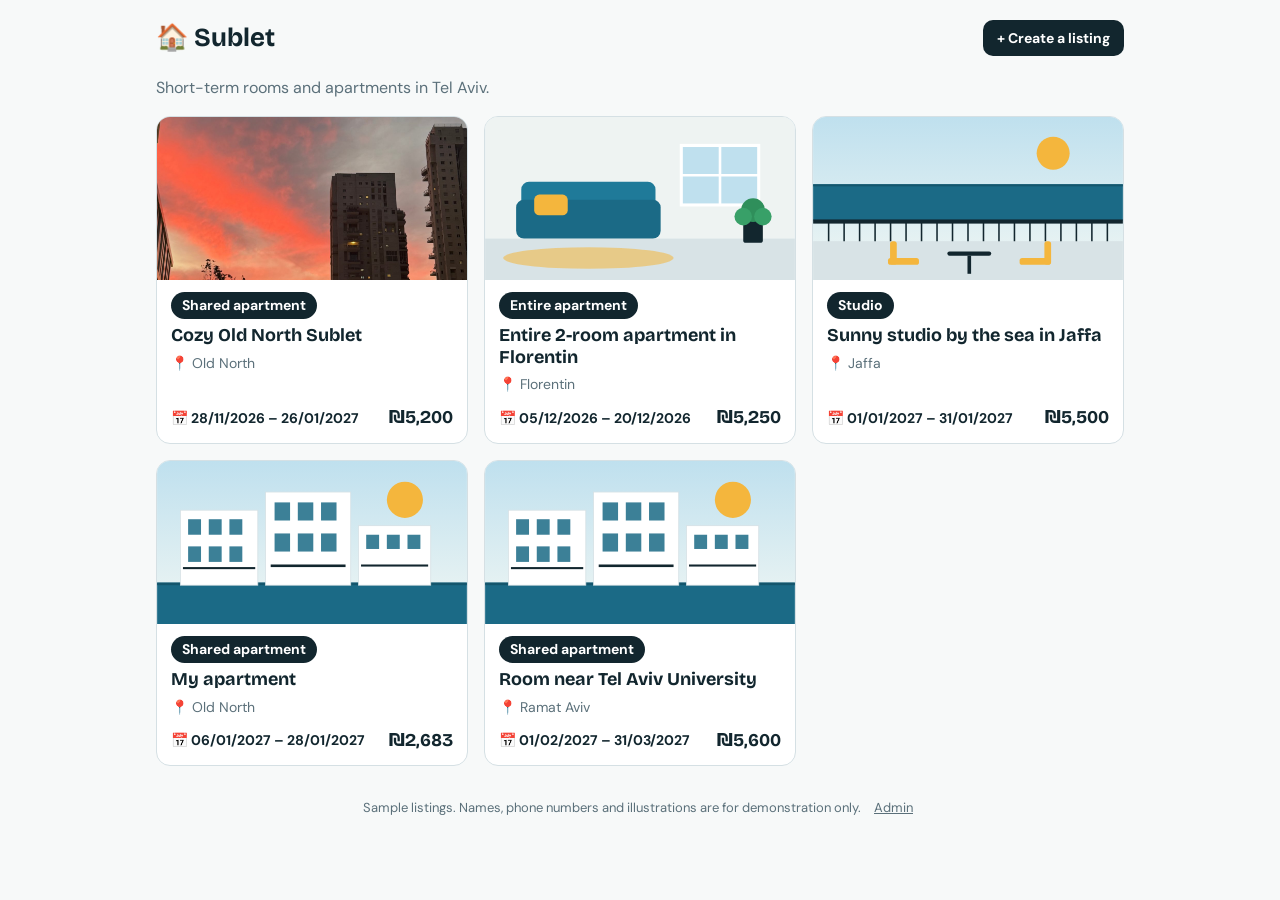
<file: index.html>
<!DOCTYPE html>
<html lang="en">
<head>
<meta charset="utf-8">
<meta name="viewport" content="width=device-width, initial-scale=1, viewport-fit=cover">
<title>Sublet · Short-term rentals in Tel Aviv</title>
<meta name="description" content="Sublets and short-term rooms in Tel Aviv.">
<meta property="og:type" content="website">
<meta property="og:title" content="Sublet · Short-term rentals in Tel Aviv">
<meta property="og:description" content="Sublets and short-term rooms in Tel Aviv.">
<meta property="og:url" content="https://meraryz.github.io/sublet/">
<meta property="og:site_name" content="Sublet">
<meta property="og:image" content="https://meraryz.github.io/sublet/og/home.jpg">
<meta property="og:image:type" content="image/jpeg">
<meta property="og:image:width" content="1200">
<meta property="og:image:height" content="630">
<meta name="twitter:card" content="summary_large_image">
<link rel="preconnect" href="https://fonts.googleapis.com">
<link rel="preconnect" href="https://fonts.gstatic.com" crossorigin>
<link href="https://fonts.googleapis.com/css2?family=Bricolage+Grotesque:wght@600;700&family=DM+Sans:wght@400;500;700&display=swap" rel="stylesheet">
<link rel="stylesheet" href="style.css">
</head>
<body>
<div class="site">
  <header class="top">
    <a class="brand" href="./">🏠 Sublet</a>
    <a class="btn dark small" href="create.html">+ Create a listing</a>
  </header>
  <p class="lead">Short-term rooms and apartments in Tel Aviv.</p>

  <!-- Admin view: sign in with the ADMIN_PASSWORD (server/publish.gs) to edit or delete listings. -->
  <form class="adminbar" id="login" hidden>
    <label class="f">Admin password<input name="password" type="password" autocomplete="current-password" required></label>
    <button class="btn dark small" type="submit">Sign in</button>
    <button class="btn alt small" type="button" id="loginCancel">Cancel</button>
    <p class="err" id="loginErr" role="alert" hidden></p>
  </form>
  <div class="adminbar on" id="adminOn" hidden>
    <strong>Admin view</strong>
    <span>Changes go live about 2 minutes after saving.</span>
    <button class="btn alt small" type="button" id="logout">Exit admin</button>
  </div>

  <div class="grid" id="grid"></div>

  <p class="foot">Sample listings. Names, phone numbers and illustrations are for demonstration only.
    <button class="linkbtn" type="button" id="adminBtn">Admin</button></p>
</div>

<!-- Edit a listing (admin). Lists are one item per line. -->
<dialog class="editor" id="editor">
  <form id="editForm" method="dialog">
    <h2 id="editTitle">Edit listing</h2>
    <fieldset>
      <legend>Listing</legend>
      <label class="f full">Title<input name="title" required></label>
      <label class="f">Type<input name="type" placeholder="e.g. Shared apartment"></label>
      <label class="f">Neighborhood<input name="neighborhood" required></label>
      <label class="f full">Address<input name="address"></label>
      <label class="f">From<input name="from" type="date" required></label>
      <label class="f">Until<input name="to" type="date" required></label>
    </fieldset>
    <fieldset>
      <legend>Price (₪)</legend>
      <label class="f">Total<input name="total" type="number" min="1" required></label>
      <label class="f">Per month<input name="perMonth" type="number" min="0"></label>
      <label class="f">Per night<input name="perNight" type="number" min="0"></label>
      <label class="check"><input name="billsIncluded" type="checkbox"> Bills included</label>
    </fieldset>
    <fieldset>
      <legend>Details <small>one per line</small></legend>
      <label class="f full">Description <small>blank line between paragraphs</small><textarea name="description" rows="4"></textarea></label>
      <label class="f">The place<textarea name="place" rows="4"></textarea></label>
      <label class="f">Looking for<textarea name="lookingFor" rows="4"></textarea></label>
      <label class="f">Private<textarea name="private" rows="4"></textarea></label>
      <label class="f">Shared<textarea name="shared" rows="4"></textarea></label>
      <label class="f full">Nearby<textarea name="nearby" rows="3"></textarea></label>
    </fieldset>
    <fieldset>
      <legend>Contact</legend>
      <label class="f full">Name<input name="name" required></label>
      <label class="f">WhatsApp number <small>with country code</small><input name="phone" type="tel" placeholder="e.g. 972501234567"></label>
      <label class="f">Facebook username<input name="messenger" autocapitalize="off" spellcheck="false"></label>
    </fieldset>
    <p class="err" id="editErr" role="alert" hidden></p>
    <div class="actions">
      <button class="btn dark" type="submit" id="saveBtn">Save</button>
      <button class="btn alt" type="button" id="editCancel">Cancel</button>
    </div>
  </form>
</dialog>
<div class="toast" role="status" id="toast"></div>

<script src="listing.js"></script>
<script>
  const grid = document.getElementById('grid');
  const { esc, money, dates } = Sublet;

  let listings = [];
  let password = '';
  try { password = sessionStorage.getItem('adminPassword') || ''; } catch (e) {}

  // One card per listing, soonest move-in first. In admin view each card gets Edit / Delete.
  function card(l) {
    const photo = l.photos?.[0]?.src || 'photos/building.svg';
    const tools = password ? `
      <div class="tools">
        <button class="btn alt small" type="button" data-edit="${esc(l.id)}">Edit</button>
        <button class="btn alt small del" type="button" data-del="${esc(l.id)}">Delete</button>
      </div>` : '';
    return `<div class="cardw">
      <a class="card" href="${encodeURIComponent(l.id)}/">
        <img src="${esc(photo)}" alt="" loading="lazy">
        <div class="cb">
          <div class="cl"><span class="chip dark">${esc(l.type)}</span></div>
          <h2>${esc(l.title)}</h2>
          <span class="where">📍 ${esc(l.neighborhood)}</span>
          <div class="row">
            <span class="when">📅 ${dates(l)}</span>
            <strong>${money(l.price.total)}</strong>
          </div>
        </div>
      </a>${tools}</div>`;
  }

  function draw() {
    listings.sort((a, b) => a.from.localeCompare(b.from));
    grid.innerHTML = listings.map(card).join('') || '<p class="msg">No listings yet.</p>';
    document.getElementById('adminOn').hidden = !password;
    document.getElementById('adminBtn').hidden = !!password;
  }

  Sublet.loadListings().then(data => { listings = data; draw(); }).catch(() => Sublet.loadError(grid));

  // ================= Admin view =================
  const $ = id => document.getElementById(id);
  const toast = $('toast');
  const say = text => {
    toast.textContent = text;
    toast.classList.add('show');
    setTimeout(() => toast.classList.remove('show'), 3000);
  };
  const remember = p => { password = p; try { p ? sessionStorage.setItem('adminPassword', p) : sessionStorage.removeItem('adminPassword'); } catch (e) {} };
  const showErr = (el, err) => { el.textContent = err.message || 'No connection, try again.'; el.hidden = false; };

  $('adminBtn').addEventListener('click', () => { $('login').hidden = false; $('login').password.focus(); });
  $('loginCancel').addEventListener('click', () => { $('login').hidden = true; });
  $('login').addEventListener('submit', async e => {
    e.preventDefault();
    const form = e.target, btn = form.querySelector('[type=submit]');
    btn.disabled = true; $('loginErr').hidden = true;
    try {
      await Sublet.post({ action: 'login', password: form.password.value });
      remember(form.password.value);
      form.reset(); form.hidden = true;
      draw();
    } catch (err) { showErr($('loginErr'), err); }
    btn.disabled = false;
  });
  $('logout').addEventListener('click', () => { remember(''); draw(); });

  // The server says "Wrong password" if it was changed meanwhile: sign out.
  async function adminPost(data) {
    try { return await Sublet.post({ ...data, password }); }
    catch (err) { if (err.message === 'Wrong password.') { remember(''); draw(); } throw err; }
  }

  // ---- Delete (tap twice) ----
  grid.addEventListener('click', async e => {
    const b = e.target.closest('[data-del]');
    if (!b) return;
    if (!b.dataset.sure) {
      b.dataset.sure = '1'; b.textContent = 'Tap again to delete';
      setTimeout(() => { if (b.isConnected && !b.disabled) { delete b.dataset.sure; b.textContent = 'Delete'; } }, 3000);
      return;
    }
    b.disabled = true; b.textContent = 'Deleting…';
    try {
      await adminPost({ action: 'delete', id: b.dataset.del });
      listings = listings.filter(l => l.id !== b.dataset.del);
      draw(); say('Deleted. Gone from the site in about 2 minutes.');
    } catch (err) {
      b.disabled = false; delete b.dataset.sure; b.textContent = 'Delete';
      say(`Couldn't delete: ${err.message || 'no connection'}`);
    }
  });

  // ---- Edit ----
  const ef = $('editForm');
  const lines = text => text.split('\n').map(s => s.trim()).filter(Boolean);
  let editing = null;

  grid.addEventListener('click', e => {
    const b = e.target.closest('[data-edit]');
    if (!b) return;
    editing = listings.find(l => l.id === b.dataset.edit);
    const l = editing, p = l.price || {}, c = l.contact || {};
    const values = {
      title: l.title, type: l.type, neighborhood: l.neighborhood, address: l.address, from: l.from, to: l.to,
      total: p.total, perMonth: p.perMonth, perNight: p.perNight,
      description: (l.description || []).join('\n\n'), place: (l.place || []).join('\n'), lookingFor: (l.lookingFor || []).join('\n'),
      private: (l.included?.private || []).join('\n'), shared: (l.included?.shared || []).join('\n'), nearby: (l.nearby || []).join('\n'),
      name: c.name, phone: c.phone, messenger: c.messenger,
    };
    for (const [k, v] of Object.entries(values)) ef[k].value = v ?? '';
    ef.billsIncluded.checked = !!p.billsIncluded;
    $('editTitle').textContent = `Edit: ${l.title}`;
    $('editErr').hidden = true;
    $('editor').showModal();
  });
  $('editCancel').addEventListener('click', () => $('editor').close());

  ef.addEventListener('submit', async e => {
    e.preventDefault();
    const btn = $('saveBtn');
    const listing = {
      ...editing,
      title: ef.title.value, type: ef.type.value, neighborhood: ef.neighborhood.value, address: ef.address.value,
      from: ef.from.value, to: ef.to.value,
      price: { total: Number(ef.total.value), perMonth: Number(ef.perMonth.value) || undefined,
               perNight: Number(ef.perNight.value) || undefined, billsIncluded: ef.billsIncluded.checked },
      description: ef.description.value.split(/\n\s*\n/).map(s => s.trim()).filter(Boolean),
      place: lines(ef.place.value), lookingFor: lines(ef.lookingFor.value), nearby: lines(ef.nearby.value),
      included: { private: lines(ef.private.value), shared: lines(ef.shared.value) },
      contact: { name: ef.name.value, phone: ef.phone.value.replace(/\D/g, ''), messenger: ef.messenger.value.trim().replace(/^@/, '') },
    };
    btn.disabled = true; btn.textContent = 'Saving…'; $('editErr').hidden = true;
    try {
      const result = await adminPost({ action: 'update', id: editing.id, listing });
      listings = listings.map(l => l.id === editing.id ? result.listing : l);
      $('editor').close(); draw();
      say('Saved. Live on the site in about 2 minutes.');
    } catch (err) { showErr($('editErr'), err); }
    btn.disabled = false; btn.textContent = 'Save';
  });
</script>
</body>
</html>
</file>
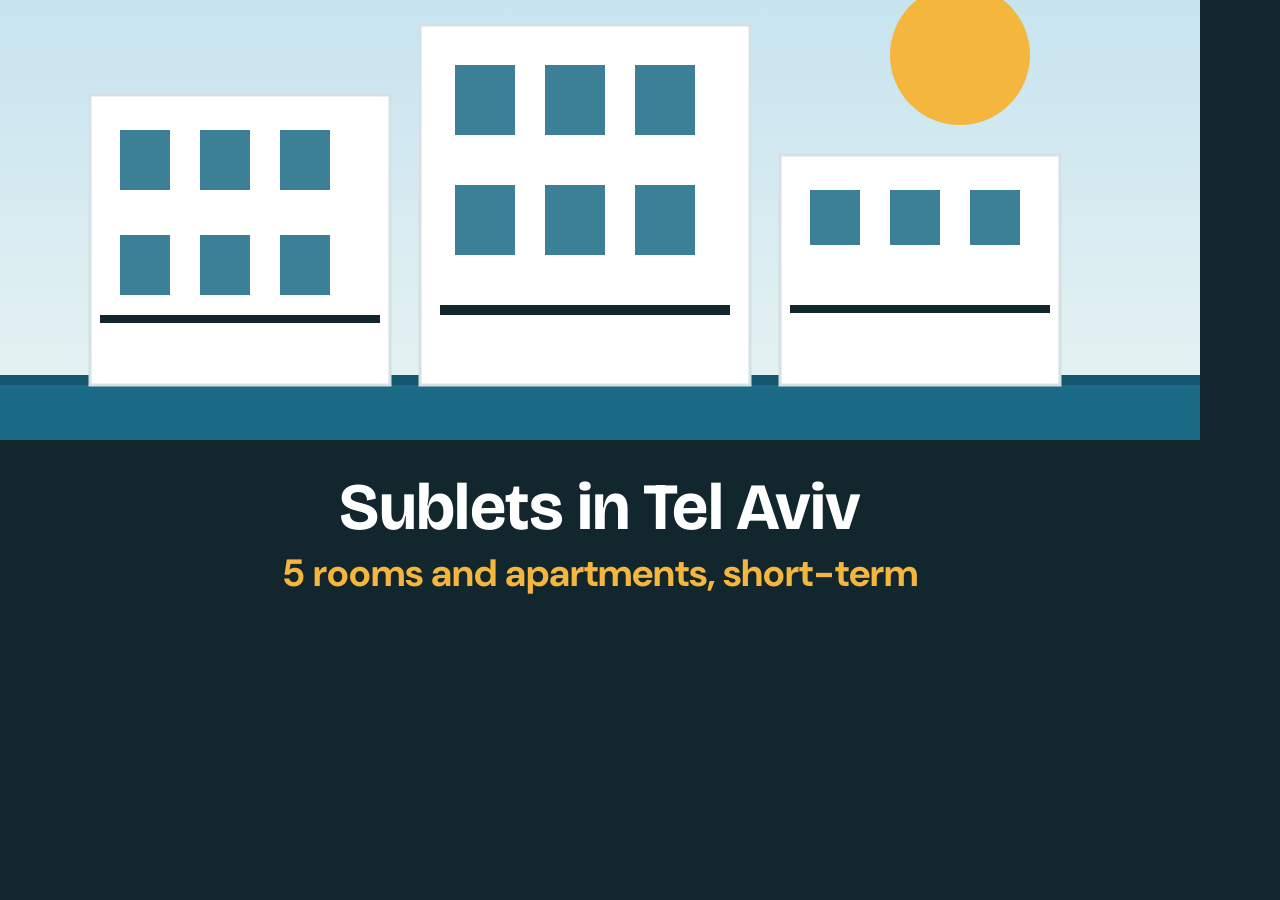
<file: card.html>
<!DOCTYPE html>
<html lang="en">
<head>
<meta charset="utf-8">
<title>Preview image</title>
<!-- The WhatsApp preview image (1200x630). build.js takes a screenshot of this page for every listing.
     Open card.html?id=florentin to see one; card.html with no id is the image for the home page. -->
<link href="https://fonts.googleapis.com/css2?family=Bricolage+Grotesque:wght@700&family=DM+Sans:wght@700&display=swap" rel="stylesheet">
<style>
  html,body{margin:0;width:1200px;height:630px;overflow:hidden;background:#12262e}
  .card{position:relative;width:1200px;height:630px;display:flex;flex-direction:column}
  .photo{flex:1;min-height:0;background:#e4f0f4 center/cover no-repeat}
  .band{height:190px;background:#12262e;color:#fff;padding:0 60px;display:flex;flex-direction:column;justify-content:center;align-items:center;text-align:center;gap:12px}
  /* Text is centered so it still reads when WhatsApp crops the image to a center square. */
  .big{max-width:100%;font:700 66px/1 'Bricolage Grotesque',system-ui,sans-serif;letter-spacing:-.01em;font-variant-numeric:tabular-nums;white-space:nowrap;overflow:hidden;text-overflow:ellipsis}
  .small{max-width:100%;font:700 38px/1.1 'DM Sans',system-ui,sans-serif;color:#f4b63d;white-space:nowrap;overflow:hidden;text-overflow:ellipsis}
  .tag{position:absolute;top:36px;left:50%;transform:translateX(-50%);background:rgba(18,38,46,.85);color:#fff;border-radius:999px;padding:10px 24px;font:700 30px/1 'DM Sans',system-ui,sans-serif}
</style>
</head>
<body>
<div class="card">
  <div class="photo" id="photo"></div>
  <span class="tag" id="tag" hidden></span>
  <div class="band"><div class="big" id="big"></div><div class="small" id="small"></div></div>
</div>
<script src="listing.js"></script>
<script>
  const id = new URLSearchParams(location.search).get('id');
  const $ = s => document.getElementById(s);

  Sublet.loadListings().then(listings => {
    const l = listings.find(x => x.id === id);
    if (l) {
      // Listing image: cover photo, type tag, then dates and price on the dark band.
      $('photo').style.backgroundImage = `url("${l.photos?.[0]?.src || 'photos/building.svg'}")`;
      $('tag').textContent = l.type;
      $('tag').hidden = !l.type;
      // Short dates: 05/12 – 20/12/2026 (the year once, when both dates are in the same year)
      const [from, to] = [l.from, l.to].map(d => d.split('-').reverse());
      $('big').textContent = from[2] === to[2]
        ? `${from[0]}/${from[1]} – ${to.join('/')}` : `${from.join('/')} – ${to.join('/')}`;
      $('small').textContent = [`${Sublet.money(l.price.total)} total`, l.neighborhood].filter(Boolean).join('  ·  ');
    } else {
      // Home page image
      $('photo').style.backgroundImage = 'url("photos/building.svg")';
      $('big').textContent = 'Sublets in Tel Aviv';
      $('small').textContent = `${listings.length} rooms and apartments, short-term`;
    }
  });
</script>
</body>
</html>
</file>
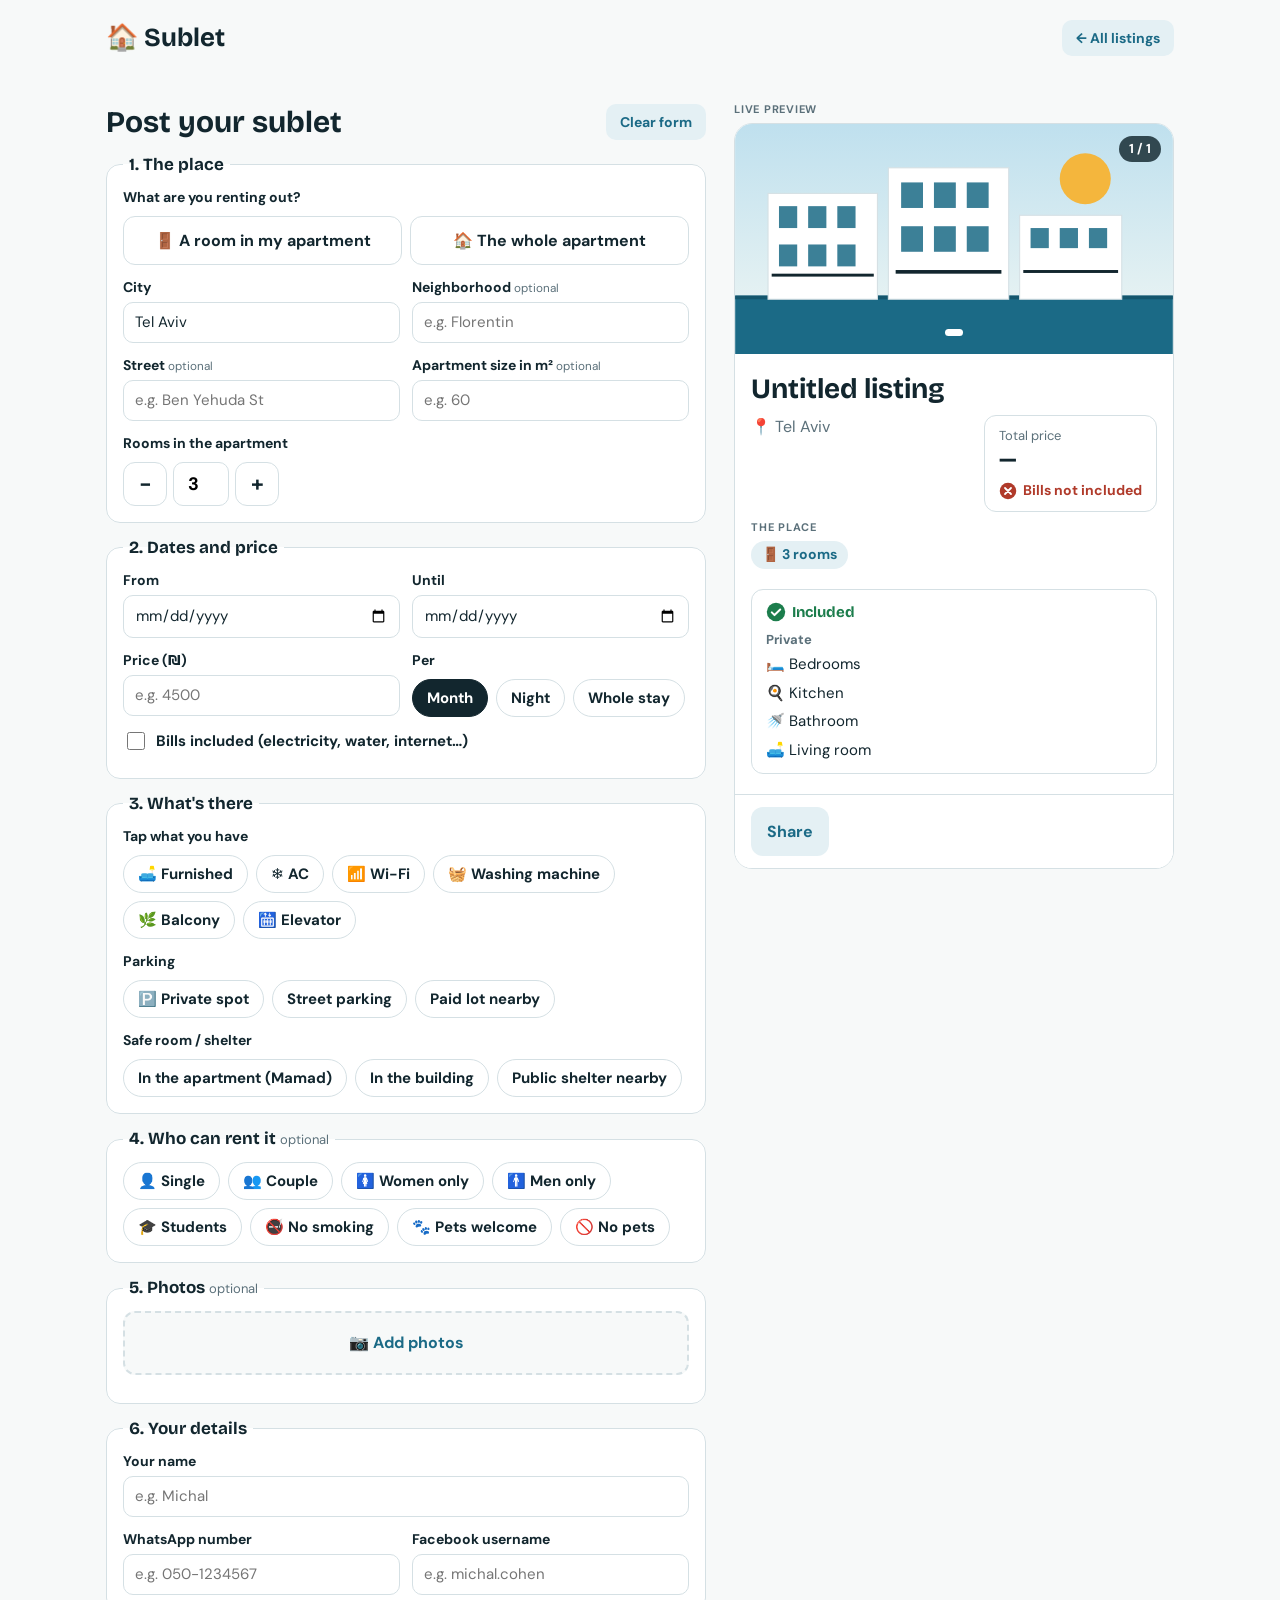
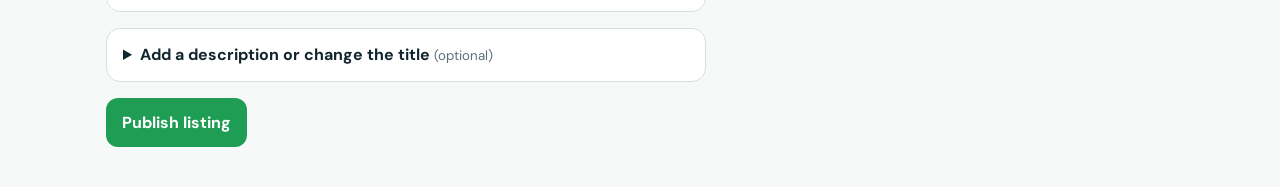
<file: create.html>
<!DOCTYPE html>
<html lang="en">
<head>
<meta charset="utf-8">
<meta name="viewport" content="width=device-width, initial-scale=1, viewport-fit=cover">
<title>Create a listing · Sublet</title>
<link rel="preconnect" href="https://fonts.googleapis.com">
<link rel="preconnect" href="https://fonts.gstatic.com" crossorigin>
<link href="https://fonts.googleapis.com/css2?family=Bricolage+Grotesque:wght@600;700&family=DM+Sans:wght@400;500;700&display=swap" rel="stylesheet">
<link rel="stylesheet" href="style.css">
</head>
<body>
<div class="create">
  <header class="top">
    <a class="brand" href="./">🏠 Sublet</a>
    <a class="btn alt small" href="./">← All listings</a>
  </header>

  <div>
    <div class="ctop">
      <h1 class="ctitle">Post your sublet</h1>
      <button class="btn alt small" type="button" id="clear">Clear form</button>
    </div>

    <!-- The tap options (amenities, parking...) are lists in the script below: edit them there. -->
    <form id="form" novalidate>
      <fieldset>
        <legend>1. The place</legend>
        <div class="q full"><span class="ql" id="q-type">What are you renting out?</span>
          <div class="opts big" id="o-type" role="group" aria-labelledby="q-type"></div></div>
        <label class="f">City<input name="city" value="Tel Aviv" placeholder="e.g. Tel Aviv"></label>
        <label class="f"><span>Neighborhood <small>optional</small></span><input name="hood" placeholder="e.g. Florentin"></label>
        <label class="f"><span>Street <small>optional</small></span><input name="street" placeholder="e.g. Ben Yehuda St"></label>
        <label class="f"><span>Apartment size in m² <small>optional</small></span><input name="size" type="number" min="0" inputmode="numeric" placeholder="e.g. 60"></label>
        <div class="q" id="q-rooms"><span class="ql">Rooms in the apartment</span>
          <div class="step"><button type="button" data-step="rooms" data-d="-0.5" aria-label="Fewer rooms">−</button><input name="rooms" type="number" min="1" max="9" step="0.5" value="3" inputmode="decimal" aria-label="Rooms"><button type="button" data-step="rooms" data-d="0.5" aria-label="More rooms">+</button></div></div>
        <div class="q" id="q-others"><span class="ql">Other people living there</span>
          <div class="step"><button type="button" data-step="others" data-d="-1" aria-label="Fewer people">−</button><input name="others" type="number" min="0" max="9" value="1" inputmode="numeric" aria-label="Other people"><button type="button" data-step="others" data-d="1" aria-label="More people">+</button></div></div>
        <label class="f" id="q-roomSize"><span>Room size in m² <small>optional</small></span><input name="roomSize" type="number" min="0" inputmode="numeric" placeholder="e.g. 12"></label>
      </fieldset>

      <fieldset>
        <legend>2. Dates and price</legend>
        <label class="f">From<input name="from" type="date" required></label>
        <label class="f">Until<input name="to" type="date" required></label>
        <label class="f">Price (₪)<input name="price" type="number" min="1" inputmode="numeric" required placeholder="e.g. 4500"></label>
        <div class="q"><span class="ql" id="q-unit">Per</span>
          <div class="opts" id="o-unit" role="group" aria-labelledby="q-unit"></div></div>
        <p class="total full" id="total" aria-live="polite"></p>
        <label class="check full"><input name="bills" type="checkbox" value="yes"> Bills included (electricity, water, internet…)</label>
      </fieldset>

      <fieldset>
        <legend>3. What's there</legend>
        <div class="q full" id="q-bath"><span class="ql" id="l-bath">Bathroom</span>
          <div class="opts" id="o-bath" role="group" aria-labelledby="l-bath"></div></div>
        <div class="q full"><span class="ql" id="l-amen">Tap what you have</span>
          <div class="opts" id="o-amen" role="group" aria-labelledby="l-amen"></div></div>
        <div class="q full" id="q-mine" hidden><span class="ql" id="l-mine">Which of these are just for the renter?</span>
          <div class="opts" id="o-mine" role="group" aria-labelledby="l-mine"></div></div>
        <div class="q full"><span class="ql" id="l-parking">Parking</span>
          <div class="opts" id="o-parking" role="group" aria-labelledby="l-parking"></div></div>
        <div class="q full"><span class="ql" id="l-shelter">Safe room / shelter</span>
          <div class="opts" id="o-shelter" role="group" aria-labelledby="l-shelter"></div></div>
      </fieldset>

      <fieldset>
        <legend>4. Who can rent it <small>optional</small></legend>
        <div class="q full"><div class="opts" id="o-who" role="group" aria-label="Who can rent it"></div></div>
      </fieldset>

      <fieldset>
        <legend>5. Photos <small>optional</small></legend>
        <label class="pickbtn full"><input id="pick" type="file" accept="image/*" multiple>📷 Add photos</label>
        <ul class="pics" id="pics"></ul>
      </fieldset>

      <fieldset>
        <legend>6. Your details</legend>
        <label class="f full">Your name<input name="name" required placeholder="e.g. Michal" autocomplete="given-name"></label>
        <label class="f">WhatsApp number<input name="phone" type="tel" placeholder="e.g. 050-1234567" autocomplete="tel"></label>
        <label class="f">Facebook username<input name="messenger" placeholder="e.g. michal.cohen" autocapitalize="off" autocorrect="off" spellcheck="false"></label>
      </fieldset>

      <details class="more">
        <summary>Add a description or change the title <small>(optional)</small></summary>
        <div class="moreb">
          <label class="f">Title<input name="title" id="titleInput"></label>
          <label class="f">Description<textarea name="description" rows="4" placeholder="e.g. Quiet room, 5 minutes from the beach. My flatmate is a nice guy who works from home."></textarea></label>
        </div>
      </details>

      <!-- Spam trap: hidden from people; bots fill it in and their post is ignored. -->
      <label class="hp" aria-hidden="true">Leave empty<input name="trap" tabindex="-1" autocomplete="off"></label>

      <p class="pubmsg" id="pubError" role="alert" hidden></p>
      <div class="actions">
        <button class="btn main" type="submit" id="submitBtn">Publish listing</button>
      </div>
    </form>

    <!-- Shown after publishing -->
    <section class="done" id="published" hidden>
      <h2 id="pubTitle"></h2>
      <p id="pubText"></p>
      <p class="link" id="pubLinkRow" hidden><a id="pubLink" href="#"></a></p>
      <div class="actions">
        <a class="btn main" id="pubShare" target="_blank" rel="noopener" hidden>Share on WhatsApp</a>
        <button class="btn alt" type="button" id="another">Post another</button>
      </div>
    </section>

    <!-- Fallback when PUBLISH_URL isn't set: add the data to listings.json by hand. -->
    <section class="done" id="done" hidden>
      <h2>Your listing is ready 🎉</h2>
      <ol>
        <li>Copy the listing data below.</li>
        <li>Paste it into <code>listings.json</code>, inside the <code>[ ]</code>, with a comma after the listing before it.</li>
        <li id="photoStep">Put your photos in <code></code>.</li>
        <li>Commit and push. It goes live at <code id="liveUrl"></code>.</li>
      </ol>
      <div class="actions" style="margin-bottom:12px"><button class="btn dark small" type="button" id="copy">Copy listing data</button></div>
      <pre id="json"></pre>
    </section>
  </div>

  <aside class="pv">
    <h3 class="gl">Live preview</h3>
    <div class="frame" id="preview"></div>
  </aside>
</div>

<script src="listing.js"></script>
<script>
  // ================= Where "Publish listing" sends the listing =================
  // The Google Apps Script web app URL (see server/README.md). Leave empty to get the
  // listing data to add to listings.json by hand instead.
  const PUBLISH_URL = Sublet.PUBLISH_URL;
  const SITE_URL = 'https://meraryz.github.io/sublet/';
  const GITHUB_REPO = 'meraryz/sublet';   // used to see when the new listing has finished publishing
  const MAX_PHOTOS = 10;

  // ================= Options people tap. Edit these lists to change the form. =================
  const OPTIONS = {
    type: [
      { value: 'Shared apartment', label: '🚪 A room in my apartment' },
      { value: 'Entire apartment', label: '🏠 The whole apartment' },
    ],
    // Room in a shared apartment only: is it just for the renter, or shared with flatmates?
    bath: [{ value: 'private', label: 'Private' }, { value: 'shared', label: 'Shared' }],
    unit: [
      { value: 'month', label: 'Month' },
      { value: 'night', label: 'Night' },
      { value: 'total', label: 'Whole stay' },
    ],
    // split: in a shared apartment, picking it asks "Which of these are just for the renter?"
    amen: [
      { value: '🛋️ Furnished', split: true },
      { value: '❄️ AC', split: true },
      '📶 Wi-Fi',
      { value: '🧺 Washing machine', split: true },
      { value: '🌿 Balcony', split: true },
      '🛗 Elevator',
    ],
    parking: [
      { value: 'private', label: '🅿️ Private spot' },
      { value: 'street', label: 'Street parking' },
      { value: 'paid', label: 'Paid lot nearby' },
    ],
    shelter: [
      { value: 'mamad', label: 'In the apartment (Mamad)' },
      { value: 'building', label: 'In the building' },
      { value: 'nearby', label: 'Public shelter nearby' },
    ],
    who: ['👤 Single', '👥 Couple', '🚺 Women only', '🚹 Men only', '🎓 Students', '🚭 No smoking', '🐾 Pets welcome', '🚫 No pets'],
  };
  // Picking one of these un-picks the other.
  const OPPOSITES = [['🚺 Women only', '🚹 Men only'], ['🐾 Pets welcome', '🚫 No pets']];

  // ================= Draw the tap buttons =================
  // single: radio buttons (pick one). Otherwise checkboxes (pick many). Both look like chips.
  function drawOptions(name, list, { single = false, required = false } = {}) {
    document.getElementById('o-' + name).innerHTML = list.map(o => {
      const value = o.value ?? o, label = o.label ?? value;
      return `<label class="opt"><input type="${single ? 'radio' : 'checkbox'}" name="${name}" value="${Sublet.esc(value)}"${required ? ' required' : ''}><span>${Sublet.esc(label)}</span></label>`;
    }).join('');
  }
  drawOptions('type', OPTIONS.type, { single: true, required: true });
  drawOptions('unit', OPTIONS.unit, { single: true });
  drawOptions('bath', OPTIONS.bath, { single: true });
  drawOptions('amen', OPTIONS.amen);
  drawOptions('mine', OPTIONS.amen.filter(o => o.split));
  drawOptions('parking', OPTIONS.parking, { single: true });
  drawOptions('shelter', OPTIONS.shelter, { single: true });
  drawOptions('who', OPTIONS.who);
  // These always keep one choice (tapping the picked one again doesn't un-pick it).
  const KEEP_ONE = { unit: 'month', bath: 'shared' };
  const setDefaults = () => {   // pick the default wherever nothing is picked
    for (const [name, value] of Object.entries(KEEP_ONE))
      if (!document.querySelector(`input[name=${name}]:checked`)) document.querySelector(`input[name=${name}][value=${value}]`).checked = true;
  };
  setDefaults();

  const form = document.getElementById('form');
  const f = form.elements;
  const preview = document.getElementById('preview');
  const picsList = document.getElementById('pics');
  const done = document.getElementById('done');
  const SAVE_KEY = 'sublet-draft';

  let photos = [];   // photos picked from this device: { file, url (temporary, for the preview), caption }

  // ================= Small helpers =================
  const checked = name => [...form.querySelectorAll(`input[name="${name}"]:checked`)].map(i => i.value);
  const one = name => checked(name)[0] || '';
  const slug = text => text.toLowerCase().replace(/[^a-z0-9]+/g, '-').replace(/^-|-$/g, '');
  const plural = (n, word) => `${n} ${word}${n === 1 ? '' : 's'}`;

  // 050-123 4567 -> 972501234567 (WhatsApp needs the country code)
  function phoneDigits(text) {
    let d = text.replace(/\D/g, '');
    if (d.startsWith('00')) d = d.slice(2);
    if (d.startsWith('0')) d = '972' + d.slice(1);
    return d;
  }

  // "facebook.com/michal.cohen", "m.me/michal.cohen", "@michal.cohen" -> "michal.cohen" (for an m.me/ Messenger link)
  function fbUsername(text) {
    const t = text.trim();
    const id = t.match(/[?&]id=(\d+)/);   // facebook.com/profile.php?id=123...
    if (id) return id[1];
    return t.replace(/^(https?:\/\/)?(www\.|m\.)?(facebook\.com|fb\.com|m\.me)\//i, '').replace(/^@/, '').split(/[/?#]/)[0].replace(/[^A-Za-z0-9.]/g, '');
  }

  // Length of the stay. The "until" day counts as a day of the stay.
  const DAY = 864e5;
  const utc = iso => new Date(iso + 'T00:00:00Z');
  const nights = (from, to) => Math.round((utc(to) - utc(from)) / DAY);
  function months(from, to) {
    const a = utc(from), end = new Date(utc(to).getTime() + DAY);
    let m = (end.getUTCFullYear() - a.getUTCFullYear()) * 12 + end.getUTCMonth() - a.getUTCMonth();
    const at = k => new Date(Date.UTC(a.getUTCFullYear(), a.getUTCMonth() + k, a.getUTCDate()));
    if (at(m) > end) m--;
    return m + (end - at(m)) / DAY / 30;
  }
  const datesOk = () => f.from.value && f.to.value && f.to.value > f.from.value;

  // ================= Turn the taps into a listing (same shape as listings.json) =================
  function readForm() {
    const shared = one('type') === 'Shared apartment';
    const hood = f.hood.value.trim();
    const city = f.city.value.trim();
    const where = hood || city || 'Tel Aviv';
    const rooms = Number(f.rooms.value) || 1;   // Israeli count: bedrooms + living room, halves allowed
    const studio = !shared && rooms < 1.5;      // a studio is a 1-room apartment
    const type = !one('type') ? '' : shared ? 'Shared apartment' : studio ? 'Studio' : 'Entire apartment';
    const others = Number(f.others.value) || 0;
    const size = Number(f.size.value) || 0;
    const roomSize = shared ? Number(f.roomSize.value) || 0 : 0;
    const amen = checked('amen');
    // In a shared apartment: is this amenity just for the renter (picked in "Which of these...")?
    const isPrivate = a => shared && checked('mine').includes(a);

    // Price: whatever unit they chose, work out the total.
    const price = { billsIncluded: f.bills.checked };
    const amount = Number(f.price.value) || 0;
    const unit = one('unit');
    if (unit === 'total') price.total = amount;
    if (unit === 'month') { price.perMonth = amount; if (datesOk()) price.total = Math.round(amount * months(f.from.value, f.to.value)); }
    if (unit === 'night') { price.perNight = amount; if (datesOk()) price.total = amount * nights(f.from.value, f.to.value); }

    // Title, written for them (they can change it under "optional").
    const autoTitle = !type ? '' :
      studio ? `Studio in ${where}` :
      !shared ? `Entire ${rooms}-room apartment in ${where}` :
      `Private room in a shared apartment in ${where}`;
    document.getElementById('titleInput').placeholder = autoTitle;

    // "The place" chips
    const place =
      shared ? ['🛏️ 1 private bedroom' + (roomSize ? `, ${roomSize} m²` : ''), '👥 ' + plural(others, 'other resident'),
                `🚪 ${rooms} rooms in total`, ...(size ? [`📐 ${size} m²`] : [])] :
      [...(studio ? [] : [`🚪 ${plural(rooms, 'room')}`]), ...(size ? [`📐 ${size} m²`] : [])];

    // ---- Included / Nearby ----
    // In a shared apartment the bathroom is private or shared.
    const wash = side => one('bath') === side ? ['🚿 Bathroom'] : [];

    const parking = one('parking'), shelter = one('shelter');
    const yours = [   // in a shared apartment: only for the person renting
      ...amen.filter(isPrivate),
      ...(shared && parking === 'private' ? ['🅿️ Private parking spot'] : []),
    ];
    const inPlace = [   // things that come with the place (shared, in a shared apartment)
      ...amen.filter(a => !isPrivate(a)),
      ...(!shared && parking === 'private' ? ['🅿️ Private parking spot'] : []),
      ...({ mamad: ['🛡️ Safe room (Mamad)'], building: ['🛡️ Shelter in the building'] }[shelter] || []),
    ];
    const nearby = [
      ...({ street: ['🅿️ Free street parking'], paid: ['🅿️ Paid parking lot'] }[parking] || []),
      ...(shelter === 'nearby' ? ['🛡️ Public shelter'] : []),
    ];
    const included =
      shared ? {
        private: ['🛏️ Bedroom', ...wash('private'), ...yours],
        shared: ['🍳 Kitchen', ...wash('shared'), '🛋️ Living room', ...inPlace],
      } :
      studio ? { private: ['🛏️ Bed', '🍳 Kitchenette', '🚿 Bathroom', ...inPlace], shared: [] } :
      { private: ['🛏️ Bedroom' + (rooms > 2 ? 's' : ''), '🍳 Kitchen', '🚿 Bathroom', '🛋️ Living room', ...inPlace], shared: [] };

    const id = slug(`${hood || 'tel-aviv'} ${f.from.value}`);
    return {
      id,
      title: f.title.value.trim() || autoTitle,
      type,
      address: [f.street.value.trim(), hood, city].filter(Boolean).join(', '),
      neighborhood: where,
      from: f.from.value,
      to: f.to.value,
      price,
      lookingFor: checked('who'),
      place,
      description: f.description.value.split(/\n\s*\n/).map(s => s.replace(/\s*\n\s*/g, ' ').trim()).filter(Boolean),
      included,
      nearby,
      contact: { name: f.name.value.trim(), phone: phoneDigits(f.phone.value), messenger: fbUsername(f.messenger.value) },
      photos: photos.map(p => ({ src: `photos/${id}/${p.file.name}`, caption: p.caption })),
    };
  }

  // ================= Keep the form and preview in sync =================
  function update() {
    const shared = one('type') === 'Shared apartment';
    // Show only the questions that fit what they're renting out.
    for (const q of ['q-others', 'q-roomSize', 'q-bath']) document.getElementById(q).hidden = !shared;
    // "Which of these are just for the renter?": shared apartment only, showing only the amenities picked above
    let anyMine = false;
    for (const i of form.querySelectorAll('input[name=mine]')) {
      const show = form.querySelector(`input[name=amen][value="${i.value}"]`).checked;
      i.closest('.opt').hidden = !show;
      anyMine ||= show;
    }
    document.getElementById('q-mine').hidden = !(shared && anyMine);
    if (f.from.value) f.to.min = f.from.value;

    const listing = readForm();

    // Price summary under the price field
    const p = listing.price, unit = one('unit');
    const total = document.getElementById('total');
    if (!p.total || unit === 'total') total.textContent = '';
    else total.textContent = unit === 'night'
      ? `= ${Sublet.money(p.total)} total for ${plural(nights(f.from.value, f.to.value), 'night')}`
      : `= ${Sublet.money(p.total)} total for ${Math.round(months(f.from.value, f.to.value) * 10) / 10} months`;

    // The preview shows photos straight from this device.
    listing.photos = photos.map(p => ({ src: p.url, caption: p.caption }));
    preview.innerHTML = Sublet.render(listing, { preview: true });
    Sublet.activate(preview, { preview: true });
  }

  // ================= Photos =================
  // Captions are optional. Use the file name only if it's a real word (not IMG_1234).
  const captionFromName = name => {
    const base = name.replace(/\.[^.]+$/, '').replace(/[-_]+/g, ' ').trim();
    return /^[a-z ]+$/i.test(base) ? base.charAt(0).toUpperCase() + base.slice(1) : '';
  };
  function drawPhotos() {
    picsList.innerHTML = photos.map((p, i) => `
      <li>
        <img src="${p.url}" alt="">
        <input value="${Sublet.esc(p.caption)}" data-i="${i}" aria-label="Caption for photo ${i + 1}" placeholder="${i === 0 ? 'Cover photo · caption (optional)' : 'Caption (optional)'}">
        <button type="button" data-remove="${i}" aria-label="Remove photo ${i + 1}">✕</button>
      </li>`).join('');
  }
  document.getElementById('pick').addEventListener('change', e => {
    for (const file of [...e.target.files].slice(0, MAX_PHOTOS - photos.length)) photos.push({ file, url: URL.createObjectURL(file), caption: captionFromName(file.name) });
    e.target.value = '';
    drawPhotos(); update();
  });
  picsList.addEventListener('input', e => {
    if (e.target.dataset.i) { photos[e.target.dataset.i].caption = e.target.value; update(); }
  });
  picsList.addEventListener('click', e => {
    const i = e.target.dataset.remove;
    if (i === undefined) return;
    URL.revokeObjectURL(photos[i].url);
    photos.splice(i, 1);
    drawPhotos(); update();
  });

  // ================= Tap a picked option again to un-pick it =================
  // Checkboxes do this by themselves; single-choice buttons (radios) don't, so we add it.
  // The KEEP_ONE questions (per month / night..., bathroom) always keep one choice.
  form.addEventListener('pointerdown', e => {
    const input = e.target.closest('.opt')?.querySelector('input[type=radio]');
    if (input) input.dataset.wasChecked = input.checked ? '1' : '';
  });
  form.addEventListener('click', e => {
    const input = e.target;
    if (input.type !== 'radio' || input.name in KEEP_ONE || input.dataset.wasChecked !== '1') return;
    input.checked = false;
    input.dataset.wasChecked = '';
    form.dispatchEvent(new Event('input'));
  });

  // ================= − / + buttons =================
  form.addEventListener('click', e => {
    const b = e.target.closest('[data-step]');
    if (!b) return;
    const input = f[b.dataset.step];
    input.value = Math.min(+input.max, Math.max(+input.min, (Number(input.value) || 0) + Number(b.dataset.d)));
    form.dispatchEvent(new Event('input'));
  });

  // ================= Save a draft in this browser (photos aren't saved) =================
  function saveDraft() {
    const data = {};
    for (const el of form.elements) {
      if (!el.name) continue;
      if (el.type === 'checkbox' || el.type === 'radio') { if (el.checked) (data[el.name] ||= []).push(el.value); }
      else data[el.name] = el.value;
    }
    try { localStorage.setItem(SAVE_KEY, JSON.stringify(data)); } catch (e) {}
  }
  function loadDraft() {
    let data;
    try { data = JSON.parse(localStorage.getItem(SAVE_KEY)); } catch (e) {}
    if (!data) return;
    for (const el of form.elements) {
      if (!el.name) continue;
      if (el.type === 'checkbox' || el.type === 'radio') el.checked = (data[el.name] || []).includes(el.value);
      else if (el.name in data) el.value = data[el.name];
    }
  }

  form.addEventListener('input', e => {
    // Picking "Women only" un-picks "Men only", etc.
    const t = e.target;
    if (t && t.checked) for (const pair of OPPOSITES) if (pair.includes(t.value)) {
      const other = form.querySelector(`input[value="${pair.find(v => v !== t.value)}"]`);
      if (other) other.checked = false;
    }
    saveDraft(); update(); done.hidden = true;
  });

  // "Clear form" empties everything except your name and contact details.
  const clearBtn = document.getElementById('clear');
  function clearForm() {
    const name = f.name.value, phone = f.phone.value, messenger = f.messenger.value;
    form.reset();
    setDefaults();
    f.name.value = name; f.phone.value = phone; f.messenger.value = messenger;
    photos.forEach(p => URL.revokeObjectURL(p.url));
    photos = [];
    drawPhotos(); saveDraft(); update();
    done.hidden = true;
    scrollTo({ top: 0, behavior: 'smooth' });
  }
  // Tap twice to clear, so one stray tap doesn't wipe the form.
  let clearTimer;
  clearBtn.addEventListener('click', () => {
    if (!clearTimer) {
      clearBtn.textContent = 'Tap again to clear';
      clearTimer = setTimeout(() => { clearTimer = null; clearBtn.textContent = 'Clear form'; }, 3000);
      return;
    }
    clearTimeout(clearTimer); clearTimer = null; clearBtn.textContent = 'Clear form';
    clearForm();
  });

  // ================= "Create listing" =================
  function problem(el, message) {
    el.setCustomValidity(message);
    el.reportValidity();
    el.addEventListener('input', () => el.setCustomValidity(''), { once: true });
    if (el.type === 'radio') el.closest('.q').scrollIntoView({ behavior: 'smooth', block: 'center' });
    return false;
  }
  function check() {
    if (!one('type')) return problem(f.type[0], 'Pick what you are renting out');
    if (!f.from.value) return problem(f.from, 'Pick the start date');
    if (!f.to.value) return problem(f.to, 'Pick the end date');
    if (!datesOk()) return problem(f.to, 'The end date must be after the start date');
    if (!(Number(f.price.value) > 0)) return problem(f.price, 'Write the price');
    if (!f.name.value.trim()) return problem(f.name, 'Write your name');
    const phone = phoneDigits(f.phone.value), fb = fbUsername(f.messenger.value);
    if (!phone && !fb) return problem(f.phone, 'Add a WhatsApp number or a Facebook username, so renters can reach you');
    if (phone && phone.length < 11) return problem(f.phone, 'Check the WhatsApp number, e.g. 050-1234567');
    if (/\s/.test(f.messenger.value.trim()) || (f.messenger.value.trim() && fb.length < 3))
      return problem(f.messenger, 'Write your Facebook username (from your profile link), not your name. E.g. michal.cohen');
    return true;
  }

  // ================= Publishing =================
  const submitBtn = document.getElementById('submitBtn');
  const published = document.getElementById('published');
  const pubError = document.getElementById('pubError');

  // Phone photos are big (3-5 MB). Shrink each to max 1600px wide as a JPEG (~300 KB) before sending.
  async function shrink(file) {
    const img = await createImageBitmap(file);
    const scale = Math.min(1, 1600 / Math.max(img.width, img.height));
    const canvas = document.createElement('canvas');
    canvas.width = Math.round(img.width * scale);
    canvas.height = Math.round(img.height * scale);
    canvas.getContext('2d').drawImage(img, 0, 0, canvas.width, canvas.height);
    return canvas.toDataURL('image/jpeg', 0.82);
  }

  async function publish(listing) {
    submitBtn.disabled = true;
    pubError.hidden = true;
    try {
      submitBtn.textContent = photos.length ? 'Preparing photos…' : 'Publishing…';
      const photoData = [];
      for (const p of photos) photoData.push({ data: await shrink(p.file), caption: p.caption });
      submitBtn.textContent = 'Publishing…';
      // Sent as plain text so the browser sends it straight to Google (no extra permission check).
      const res = await fetch(PUBLISH_URL, {
        method: 'POST',
        body: JSON.stringify({ listing, photos: photoData, trap: f.trap.value }),
      });
      const result = await res.json();
      if (!result.ok) throw new Error(result.error);
      showPublished(result.id, listing.title);
    } catch (err) {
      pubError.textContent = `Couldn't publish: ${err.message || 'no connection'}. Your details are saved, try again.`;
      pubError.hidden = false;
    } finally {
      submitBtn.disabled = false;
      submitBtn.textContent = 'Publish listing';
    }
  }

  // After publishing, the site needs ~1 minute to rebuild. We show the link only once it's live:
  // if the link is opened (or pasted in WhatsApp) too early, GitHub remembers "page not found"
  // for up to 10 minutes, and WhatsApp shows no preview.
  // To know when it's live without touching the link, we ask GitHub whether the build finished.
  function showPublished(id, title) {
    const url = `${SITE_URL}${id}/`;
    const $ = s => document.getElementById(s);
    try { localStorage.removeItem(SAVE_KEY); } catch (e) {}
    form.hidden = true;
    clearBtn.hidden = true;
    published.hidden = false;
    $('pubTitle').textContent = '⏳ Publishing your listing…';
    $('pubText').textContent = 'Your link will be ready in about a minute. Keep this page open.';
    $('pubLinkRow').hidden = true;
    $('pubShare').hidden = true;
    published.scrollIntoView({ behavior: 'smooth', block: 'start' });

    const started = Date.now();
    const commitMessage = `Add listing: ${title}`;   // the server commits with this message
    function ready() {
      $('pubTitle').textContent = '✅ Your listing is live!';
      $('pubText').textContent = 'Share it on WhatsApp, the preview with photo and price will show up:';
      $('pubLink').href = url;
      $('pubLink').textContent = url.replace('https://', '');
      $('pubShare').href = `https://wa.me/?text=${encodeURIComponent(url)}`;
      $('pubLinkRow').hidden = false;
      $('pubShare').hidden = false;
    }
    async function check() {
      try {
        const r = await fetch(`https://api.github.com/repos/${GITHUB_REPO}/actions/runs?branch=main&event=push&per_page=10`, { cache: 'no-store' });
        if (r.ok) {
          const runs = (await r.json()).workflow_runs;   // newest first
          const mine = runs.findIndex(run => (run.head_commit?.message || '').startsWith(commitMessage));
          // Live when our build, or a newer one (which includes our listing), finished successfully.
          if (mine >= 0 && runs.slice(0, mine + 1).some(run => run.status === 'completed' && run.conclusion === 'success')) {
            return setTimeout(ready, 3000);
          }
        }
      } catch (e) {}
      // Give up waiting after 4 minutes and show the link anyway.
      if (Date.now() - started > 4 * 60 * 1000) return ready();
      setTimeout(check, 6000);
    }
    setTimeout(check, 20000);
  }

  document.getElementById('another').addEventListener('click', () => {
    published.hidden = true;
    form.hidden = false;
    clearBtn.hidden = false;
    clearForm();
  });

  form.addEventListener('submit', e => {
    e.preventDefault();
    if (submitBtn.disabled || !check()) return;
    const listing = readForm();
    if (PUBLISH_URL) return publish(listing);
    // No server yet: show the data to add to listings.json by hand.
    document.getElementById('json').textContent = JSON.stringify(listing, null, 2);
    document.getElementById('liveUrl').textContent = `meraryz.github.io/sublet/${listing.id}/`;
    const photoStep = document.getElementById('photoStep');
    photoStep.hidden = photos.length === 0;
    photoStep.querySelector('code').textContent = `photos/${listing.id}/`;
    done.hidden = false;
    done.scrollIntoView({ behavior: 'smooth', block: 'start' });
  });

  document.getElementById('copy').addEventListener('click', async e => {
    try {
      await navigator.clipboard.writeText(document.getElementById('json').textContent);
      e.target.textContent = 'Copied ✓';
    } catch (err) {
      e.target.textContent = 'Select the text below and copy it';
    }
    setTimeout(() => e.target.textContent = 'Copy listing data', 2500);
  });

  loadDraft();
  setDefaults();
  update();
</script>
</body>
</html>
</file>
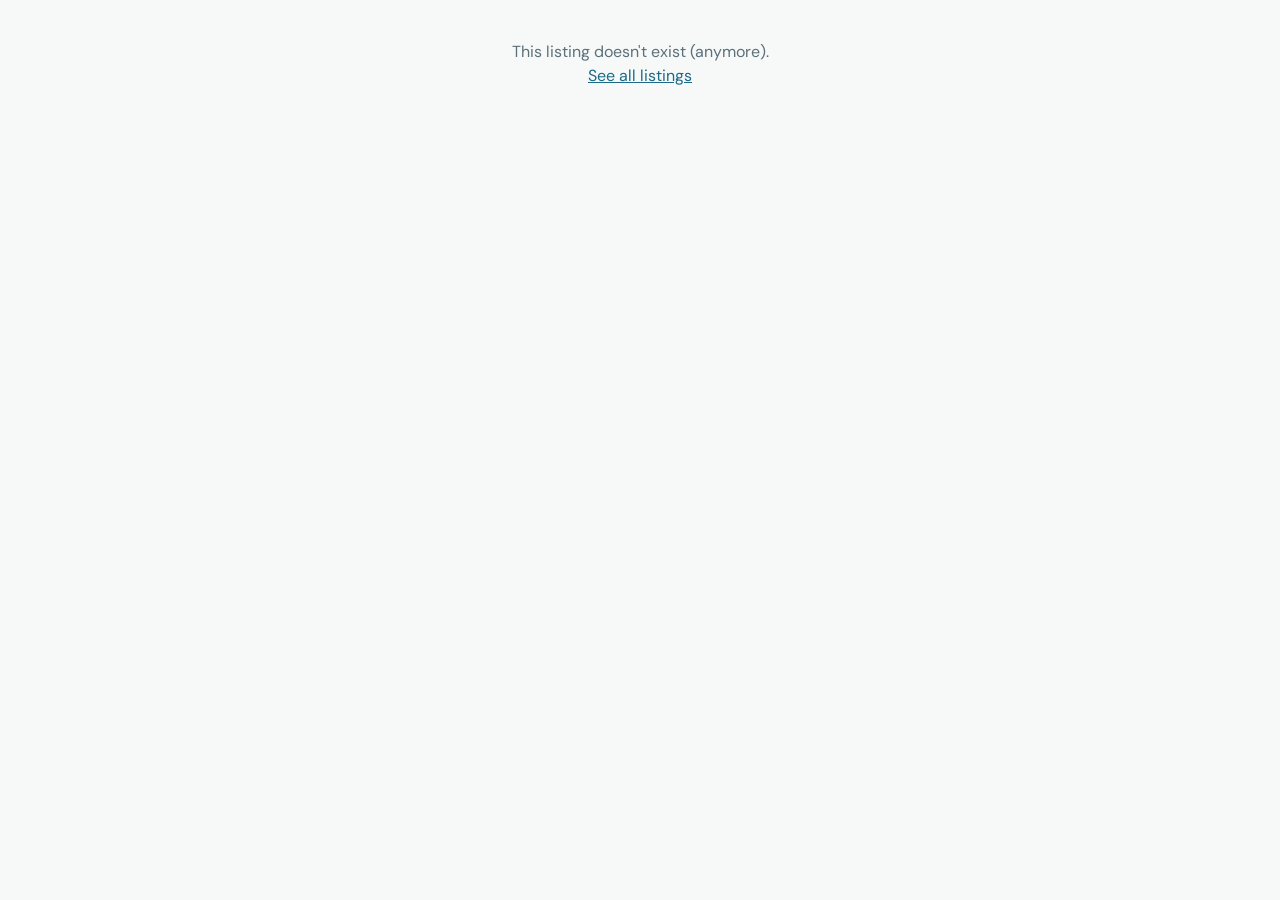
<file: listing.html>
<!DOCTYPE html>
<html lang="en">
<head>
<meta charset="utf-8">
<meta name="viewport" content="width=device-width, initial-scale=1, viewport-fit=cover">
<!-- BUILD:HEAD  build.js puts each listing's WhatsApp preview tags here -->
<title>Sublet listing</title>
<link rel="preconnect" href="https://fonts.googleapis.com">
<link rel="preconnect" href="https://fonts.gstatic.com" crossorigin>
<link href="https://fonts.googleapis.com/css2?family=Bricolage+Grotesque:wght@600;700&family=DM+Sans:wght@400;500;700&display=swap" rel="stylesheet">
<link rel="stylesheet" href="style.css">
</head>
<body>
<!-- One template shows any listing. build.js turns it into a page per listing (florentin/index.html),
     and listing.html?id=florentin also works. -->
<div id="app"></div>

<script src="listing.js"></script>
<script>
  const app = document.getElementById('app');
  const id = window.LISTING_ID || new URLSearchParams(location.search).get('id');

  // Pages made by build.js carry their own data (window.LISTING); otherwise load listings.json.
  (window.LISTING ? Promise.resolve([window.LISTING]) : Sublet.loadListings()).then(listings => {
    const listing = listings.find(l => l.id === id);
    if (!listing) {
      app.innerHTML = `<p class="msg">This listing doesn't exist (anymore).<br><a href="./">See all listings</a></p>`;
      return;
    }
    document.title = `${listing.title} · ${Sublet.dates(listing)}`;
    app.innerHTML = Sublet.render(listing, { back: true });
    // Share the listing's own short link, the one with the WhatsApp preview.
    Sublet.activate(app, { shareUrl: new URL(encodeURIComponent(id) + '/', document.baseURI).href });
  }).catch(() => Sublet.loadError(app));
</script>
</body>
</html>
</file>
<file: style.css>
/* Shared styles for every page.
   Sections: 1. Tokens & base  2. Listing page  3. Home page  4. Create page */

/* ---------- 1. Tokens & base ---------- */
:root{
  --ink:#12262e;
  --sea:#1b6a86;
  --sea-soft:#e4f0f4;
  --sun:#f4b63d;
  --paper:#f7f9f9;
  --line:#d5e0e4;
  --muted:#5b707a;
  --yes:#1c7d4c;
  --no:#b03a2a;
  --wa:#1f9d55;
  --f-display:'Bricolage Grotesque',system-ui,sans-serif;
  --f-body:'DM Sans',system-ui,sans-serif;
  color-scheme:light;
}
*{box-sizing:border-box}
[hidden]{display:none!important}
html,body{margin:0}
body{background:var(--paper);color:var(--ink);font:400 16px/1.5 var(--f-body);-webkit-text-size-adjust:100%}
img{max-width:100%}
a{color:var(--sea)}
.sr{position:absolute;width:1px;height:1px;overflow:hidden;clip:rect(0 0 0 0);white-space:nowrap}
.btn{display:inline-block;font:700 16px var(--f-body);border-radius:12px;padding:14px 16px;text-align:center;text-decoration:none;cursor:pointer;border:0}
.btn.main{background:var(--wa);color:#fff}
.btn.ms{background:#0866ff}
.btn.alt{background:var(--sea-soft);color:var(--sea)}
.btn.dark{background:var(--ink);color:#fff}
.btn.small{font-size:14px;padding:9px 14px;border-radius:10px}
.btn:focus-visible,a:focus-visible{outline:3px solid var(--sun);outline-offset:2px}
.chip{border-radius:999px;padding:5px 11px;font-size:14px;font-weight:700;line-height:1.25;background:var(--sea-soft);color:var(--sea)}
.chip.dark{background:var(--ink);color:#fff}
.msg{max-width:480px;margin:40px auto;padding:0 16px;text-align:center;color:var(--muted)}
.toast{position:fixed;left:50%;bottom:88px;transform:translateX(-50%);background:var(--ink);color:#fff;border-radius:999px;padding:8px 16px;font-size:14px;opacity:0;pointer-events:none;transition:opacity .2s;z-index:6}
.toast.show{opacity:1}
@media (prefers-reduced-motion:reduce){.toast{transition:none}}

/* ---------- 2. Listing page (also used by the create-page preview) ---------- */
/* One column, 480px max: photos, title + key facts, description, included, sticky action bar. */
.wrap{max-width:480px;margin:0 auto;background:#fff;min-height:100vh;padding-bottom:96px;box-shadow:0 0 0 1px var(--line)}
.hero{position:relative;aspect-ratio:1200/630;background:var(--sea-soft);overflow:hidden}
.gal{display:flex;height:100%;overflow-x:auto;scroll-snap-type:x mandatory;scrollbar-width:none;-webkit-overflow-scrolling:touch}
.gal::-webkit-scrollbar{display:none}
.gal:focus-visible{outline:3px solid var(--sun);outline-offset:-3px}
.slide{position:relative;flex:0 0 100%;height:100%;scroll-snap-align:center}
.slide img{display:block;width:100%;height:100%;object-fit:cover}
.cap,.count,.back{position:absolute;background:rgba(18,38,46,.82);color:#fff;border-radius:999px;font-size:13px;font-weight:700}
.cap{left:12px;bottom:12px;padding:4px 12px}
.count{right:12px;top:12px;padding:3px 10px;font-variant-numeric:tabular-nums}
.back{left:12px;top:12px;padding:3px 12px;text-decoration:none}
.dots{position:absolute;left:0;right:0;bottom:18px;display:flex;justify-content:center;gap:6px;pointer-events:none}
.dots i{width:7px;height:7px;border-radius:50%;background:rgba(255,255,255,.65);transition:width .2s}
.dots i.on{width:18px;border-radius:4px;background:#fff}
.body{padding:20px 16px;display:flex;flex-direction:column;gap:20px}
.head{display:grid;grid-template-columns:1fr auto;gap:10px 14px;align-items:start}
.head h1{grid-column:1/-1;font:700 28px/1.12 var(--f-display);margin:0;text-wrap:balance}
.side{min-width:150px}
@media (max-width:380px){.head{grid-template-columns:1fr}.side{min-width:0}}
.info{display:flex;flex-direction:column;gap:12px}
.info>*{margin:0}
.meta{display:flex;flex-direction:column;gap:2px;color:var(--muted)}
.meta strong{color:var(--ink);font-weight:700;font-variant-numeric:tabular-nums}
.gl{margin:0 0 6px;font:700 11px/1 var(--f-body);letter-spacing:.07em;text-transform:uppercase;color:var(--muted)}
.cl{display:flex;flex-wrap:wrap;gap:6px}
.tags{grid-column:1/-1;display:flex;flex-direction:column;gap:12px}
.contact{font-weight:700}
.fact{border:1px solid var(--line);border-radius:12px;padding:10px 14px}
.fact span{display:block;color:var(--muted);font-size:13px}
.fact strong{display:block;font:700 22px/1.2 var(--f-display);font-variant-numeric:tabular-nums}
.fact small{display:block;color:var(--muted);font-size:14px;font-variant-numeric:tabular-nums}
.fact small.incl{display:flex;align-items:center;gap:6px;margin-top:8px;font-weight:700;color:var(--yes)}
.fact small.incl.no{color:var(--no)}
.fact small.incl svg{width:18px;height:18px;flex:none}
.desc{background:var(--paper);border:1px solid var(--line);border-radius:12px;padding:14px 16px;font-size:15px;line-height:1.55}
.desc p{margin:0}
.desc p+p{margin-top:8px}
.zones{display:flex;flex-direction:column;gap:8px}
.zones h3{display:flex;align-items:center;gap:6px;margin:0;font:700 15px/1.2 var(--f-display)}
.zones h3 svg{width:20px;height:20px;flex:none}
.zones ul{list-style:none;margin:0;padding:0;display:flex;flex-direction:column;gap:6px;font-size:15px}
.inc{border:1px solid var(--line);border-radius:12px;padding:12px 14px}
.inc h3{color:var(--yes)}
.cols{display:grid;grid-template-columns:1fr 1fr;margin-top:10px}
.cols.one{grid-template-columns:1fr}
.col h4{margin:0 0 6px;font:700 13px/1.2 var(--f-body);color:var(--muted)}
.col+.col{border-left:1px solid var(--line);padding-left:14px}
.near ul{margin-top:10px;flex-direction:row;flex-wrap:wrap;gap:6px 16px}
.near{border:1px solid var(--line);border-radius:12px;padding:12px 14px}
.near h3{color:var(--sea)}
.near h3 i{font-style:normal}
.bar{position:fixed;left:0;right:0;bottom:0;background:#fff;border-top:1px solid var(--line);padding:12px 16px calc(12px + env(safe-area-inset-bottom, 0px));z-index:5}
.bar div{max-width:480px;margin:0 auto;display:flex;gap:8px}
.bar .main{flex:1}

/* ---------- 3. Home page ---------- */
.site{max-width:1000px;margin:0 auto;padding:0 16px 40px}
.top{display:flex;align-items:center;justify-content:space-between;gap:12px;flex-wrap:wrap;padding-block:20px}
.brand{font:700 26px/1 var(--f-display);margin:0;color:var(--ink);text-decoration:none}
.lead{margin:0 0 16px;color:var(--muted)}
.grid{display:grid;grid-template-columns:repeat(auto-fill,minmax(260px,1fr));gap:16px}
.card{display:flex;flex-direction:column;background:#fff;border:1px solid var(--line);border-radius:14px;overflow:hidden;color:inherit;text-decoration:none;transition:box-shadow .15s}
.card:hover{box-shadow:0 6px 20px rgba(18,38,46,.1)}
.card img{display:block;width:100%;aspect-ratio:1200/630;object-fit:cover;background:var(--sea-soft)}
.card .cb{padding:12px 14px 14px;display:flex;flex-direction:column;gap:6px;flex:1}
.card h2{font:700 18px/1.2 var(--f-display);margin:0}
.card .where{color:var(--muted);font-size:14px}
.card .row{display:flex;align-items:center;justify-content:space-between;gap:8px;margin-top:auto;padding-top:6px}
.card .row strong{font:700 18px/1.2 var(--f-display);font-variant-numeric:tabular-nums}
.card .when{font-size:14px;font-weight:700;font-variant-numeric:tabular-nums}
.foot{margin-top:28px;color:var(--muted);font-size:13px;text-align:center}

/* Admin view */
.linkbtn{border:0;background:none;padding:4px;margin-left:6px;font:inherit;color:var(--muted);text-decoration:underline;cursor:pointer}
.adminbar{display:flex;align-items:end;gap:8px;flex-wrap:wrap;background:#fff;border:1px solid var(--line);border-radius:14px;padding:12px 14px;margin:0 0 16px}
.adminbar .f{flex:1 1 200px}
.adminbar.on{align-items:center;border-color:var(--ink)}
.adminbar.on span{color:var(--muted);font-size:14px;flex:1}
.err{flex-basis:100%;margin:0;color:var(--no);font-weight:700;font-size:14px}
.cardw{display:flex;flex-direction:column}
.cardw .card{flex:1}
.tools{display:flex;gap:8px;padding-top:8px}
.tools .btn{flex:1}
.tools .del{color:var(--no)}
.editor{width:min(640px,calc(100% - 32px));max-height:calc(100% - 32px);border:0;border-radius:16px;padding:16px;background:var(--paper);color:var(--ink)}
.editor::backdrop{background:rgba(18,38,46,.5)}
.editor h2{font:700 22px/1.2 var(--f-display);margin:0 0 12px}

/* ---------- 4. Create page ---------- */
.create{max-width:1100px;margin:0 auto;padding:0 16px 40px;display:grid;grid-template-columns:minmax(0,1fr) 440px;gap:28px;align-items:start}
.create .top{grid-column:1/-1}
@media (max-width:900px){.create{grid-template-columns:minmax(0,1fr)}}
form fieldset{border:1px solid var(--line);border-radius:14px;background:#fff;padding:14px 16px 16px;margin:0 0 16px;display:grid;grid-template-columns:1fr 1fr;gap:12px}
form legend{font:700 17px/1 var(--f-display);padding:0 6px}
.f{display:flex;flex-direction:column;gap:4px;font-size:14px;font-weight:700}
.f.full{grid-column:1/-1}
@media (max-width:520px){form fieldset{grid-template-columns:1fr}}
.f small,.ql small{font-weight:400;color:var(--muted)}
.f input,.f select,.f textarea{font:400 15px/1.4 var(--f-body);color:var(--ink);border:1px solid var(--line);border-radius:10px;padding:9px 11px;background:#fff;width:100%}
.f textarea{resize:vertical;min-height:84px}
.f input:focus,.f select:focus,.f textarea:focus{outline:2px solid var(--sea);outline-offset:0;border-color:var(--sea)}
.check{display:flex;align-items:center;gap:8px;font-size:15px;font-weight:700;align-self:end;padding-bottom:9px}
.check input{width:18px;height:18px}
.pics{grid-column:1/-1;list-style:none;margin:0;padding:0;display:flex;flex-direction:column;gap:8px}
.pics li{display:grid;grid-template-columns:88px 1fr auto;gap:10px;align-items:center}
.pics img{width:88px;aspect-ratio:1200/630;object-fit:cover;border-radius:8px;background:var(--sea-soft)}
.pics input{font:400 15px var(--f-body);border:1px solid var(--line);border-radius:10px;padding:8px 10px;width:100%}
.pics button{border:0;background:none;color:var(--no);font:700 14px var(--f-body);cursor:pointer;padding:6px}
.actions{display:flex;gap:8px;flex-wrap:wrap}
.done{border:2px solid var(--wa);border-radius:14px;background:#fff;padding:16px;margin-top:16px}
.done h2{font:700 20px/1.2 var(--f-display);margin:0 0 8px}
.done ol{margin:0 0 12px;padding-left:20px}
.done code{background:var(--paper);border:1px solid var(--line);border-radius:6px;padding:1px 5px;font-size:13px}
.done pre{background:var(--ink);color:#e4f0f4;border-radius:10px;padding:12px;font-size:12px;max-height:260px;overflow:auto;margin:0}
.hp{position:absolute;left:-9999px;width:1px;height:1px;overflow:hidden}
.pubmsg{margin:0 0 12px;padding:12px 14px;border-radius:12px;background:#fbe8e4;color:var(--no);font-weight:700}
.done .link{margin:0 0 14px;font-weight:700;word-break:break-all}
.done .link a{color:var(--sea)}
.btn[disabled]{opacity:.6;cursor:progress}
.pv{position:sticky;top:16px}
.pv .gl{margin-bottom:8px}
.frame{border:1px solid var(--line);border-radius:18px;overflow:auto;max-height:calc(100vh - 60px);background:#fff}
.frame .wrap{min-height:0;padding-bottom:0;box-shadow:none}
.frame .bar{position:sticky}
@media (max-width:900px){.pv{position:static}.frame{max-height:none}}

/* Tap-to-pick chips (radio buttons / checkboxes dressed as buttons) */
.ctop{display:flex;align-items:center;justify-content:space-between;gap:12px;flex-wrap:wrap;margin:0 0 16px}
.ctitle{font:700 30px/1.1 var(--f-display);margin:0}
form legend small{font:400 13px var(--f-body);color:var(--muted)}
.q{display:flex;flex-direction:column;gap:8px}
.q.full,.pickbtn.full,.check.full,.total.full{grid-column:1/-1}
.ql{font-size:14px;font-weight:700}
.opts{display:flex;flex-wrap:wrap;gap:8px}
.opt{position:relative;display:inline-flex}
.opt input{position:absolute;left:50%;bottom:0;opacity:0;width:1px;height:1px}
.opt span{display:inline-block;border:1.5px solid var(--line);border-radius:999px;padding:9px 14px;font-size:15px;font-weight:700;line-height:1.2;cursor:pointer;background:#fff;user-select:none;-webkit-tap-highlight-color:transparent}
.opt span:hover{border-color:var(--sea)}
.opt input:checked+span{background:var(--ink);border-color:var(--ink);color:#fff}
.opt input:focus-visible+span{outline:3px solid var(--sun);outline-offset:2px}
.opts.big .opt{flex:1 1 170px}
.opts.big span{flex:1;text-align:center;padding:14px 10px;border-radius:12px;font-size:16px}
.steps{grid-column:1/-1;display:flex;flex-wrap:wrap;gap:12px 28px}
@media (max-width:520px){.steps{gap:12px 16px}.step{gap:4px}.step button{width:40px;height:42px}.step input{width:44px}}
.step{display:flex;align-items:center;gap:6px}
.step button{width:44px;height:44px;border-radius:12px;border:1.5px solid var(--line);background:#fff;color:var(--ink);font:700 22px/1 var(--f-body);cursor:pointer}
.step button:active{background:var(--sea-soft)}
.step input{width:56px;text-align:center;font:700 18px var(--f-body);border:1px solid var(--line);border-radius:10px;padding:9px 4px}
.total{margin:-4px 0 0;font-weight:700;color:var(--sea);min-height:0}
.total:empty{display:none}
.pickbtn{position:relative;display:flex;align-items:center;justify-content:center;gap:8px;border:2px dashed var(--line);border-radius:12px;padding:18px;font-weight:700;font-size:16px;color:var(--sea);cursor:pointer;background:var(--paper)}
.pickbtn:hover{border-color:var(--sea)}
.pickbtn input{position:absolute;inset:0;opacity:0;cursor:pointer}
.pickbtn:focus-within{outline:3px solid var(--sun);outline-offset:2px}
.more{border:1px solid var(--line);border-radius:14px;background:#fff;margin:0 0 16px}
.more summary{padding:14px 16px;font-weight:700;cursor:pointer}
.more summary small{font-weight:400;color:var(--muted)}
.moreb{padding:0 16px 16px;display:flex;flex-direction:column;gap:12px}
</file>
